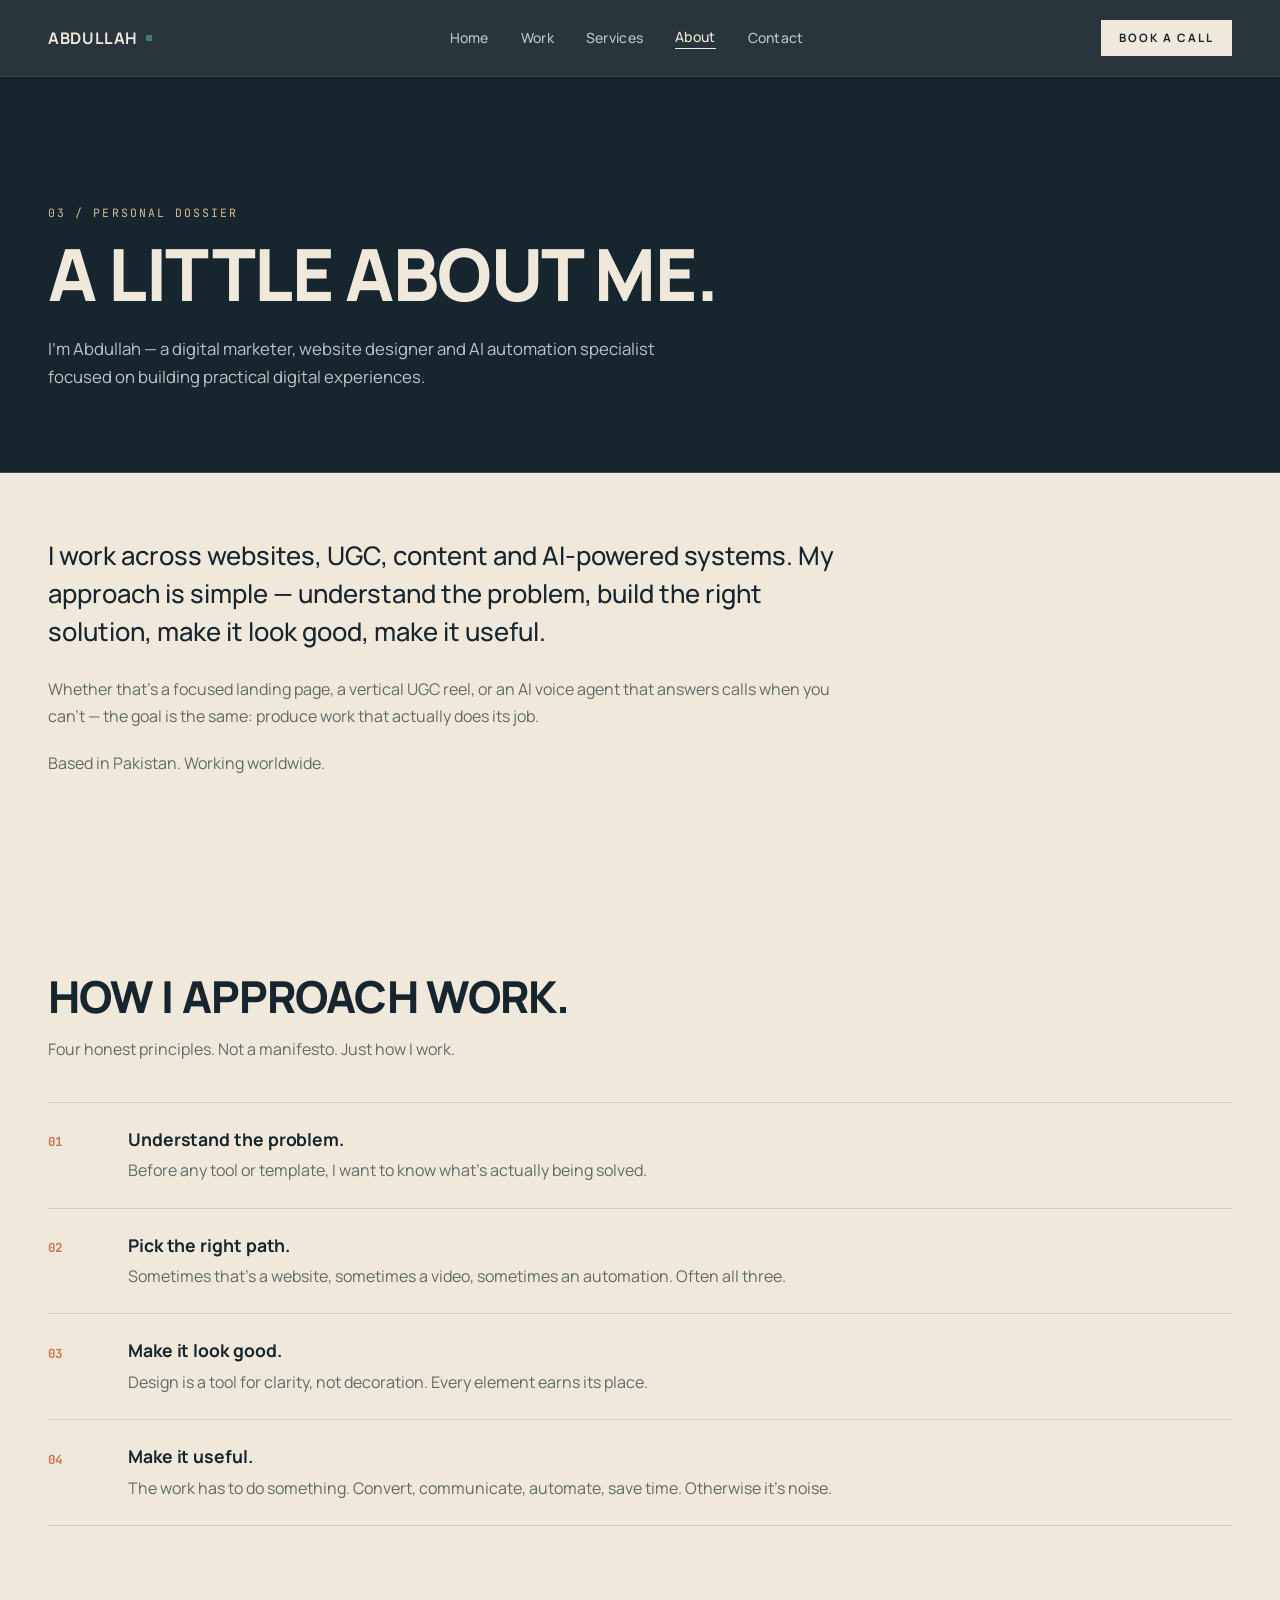
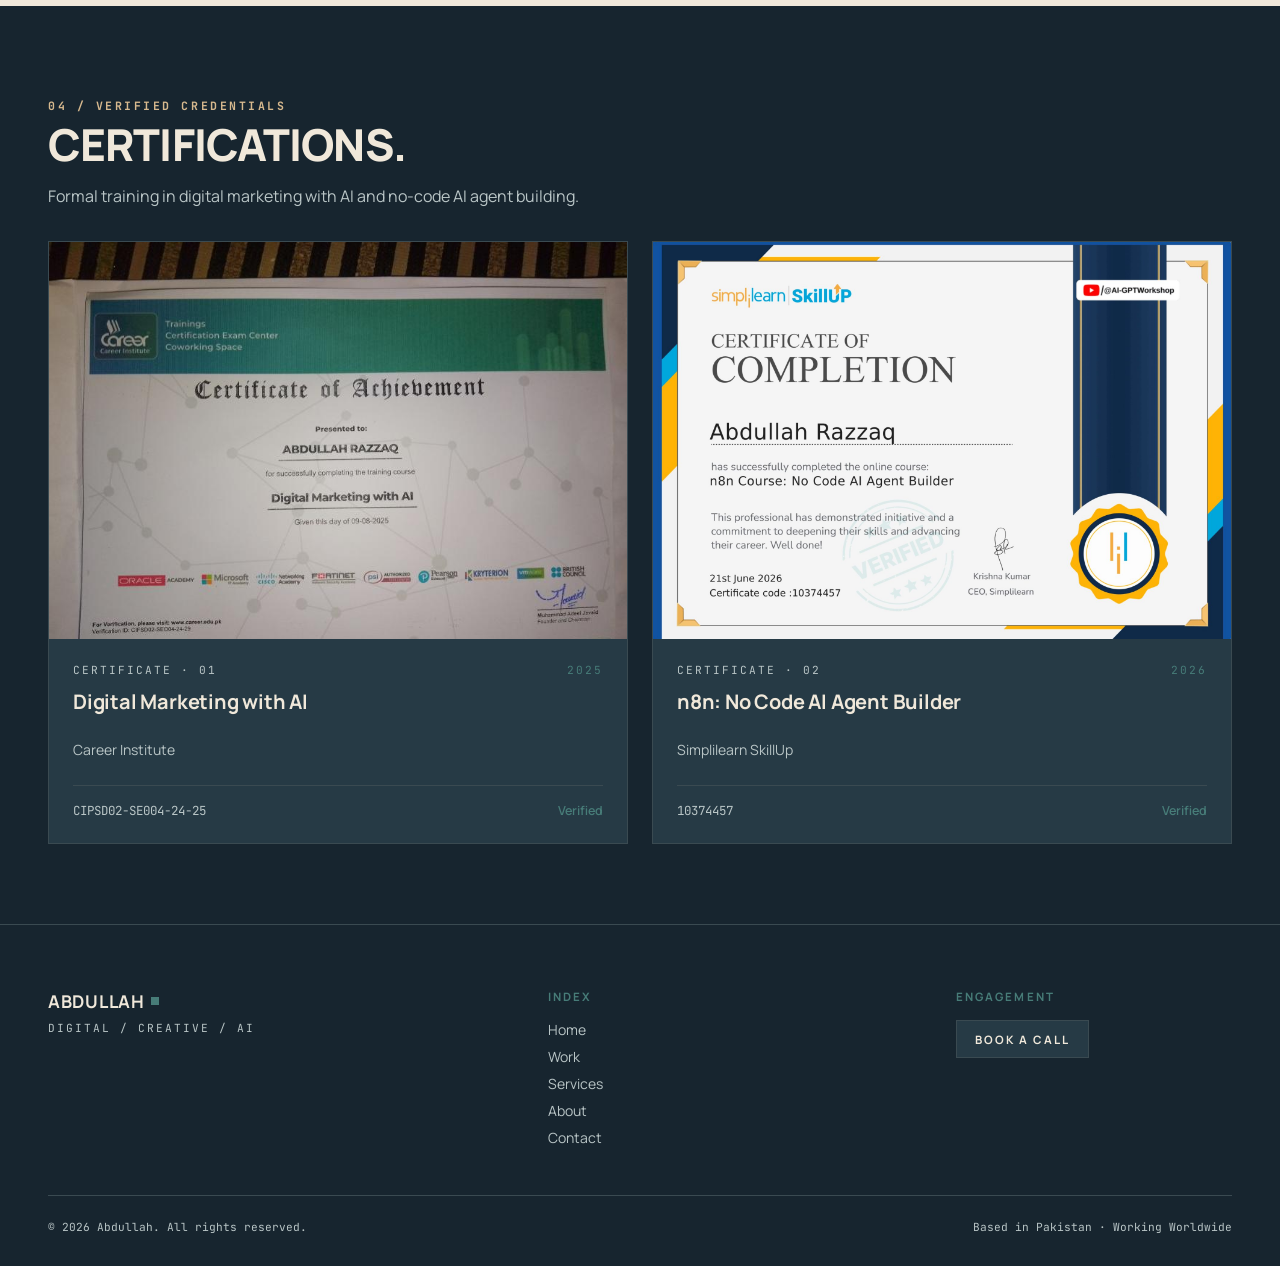
<file: about.html>
﻿<!DOCTYPE html>
<html class="dark" lang="en">
<head>
<meta charset="utf-8" />
<meta name="viewport" content="width=device-width, initial-scale=1.0" />
<meta name="theme-color" content="#17252F" />
<title>About — Abdullah</title>
<meta name="description" content="Abdullah — a digital marketer, website designer and AI automation specialist." />
<link rel="icon" type="image/svg+xml" href="data:image/svg+xml,%3Csvg xmlns='http://www.w3.org/2000/svg' viewBox='0 0 100 100'%3E%3Crect width='100' height='100' fill='%2317252F'/%3E%3Ctext x='50' y='66' font-family='Manrope, sans-serif' font-size='52' font-weight='800' fill='%23F0E8DA' text-anchor='middle'%3EA%3C/text%3E%3C/svg%3E" />
<link href="https://fonts.googleapis.com" rel="preconnect" />
<link crossorigin="" href="https://fonts.gstatic.com" rel="preconnect" />
<link href="https://fonts.googleapis.com/css2?family=JetBrains+Mono:wght@400;500;700&family=Manrope:wght@400;500;600;700;800&display=swap" rel="stylesheet" />
<link href="https://fonts.googleapis.com/css2?family=Material+Symbols+Outlined:opsz,wght,FILL,GRAD@20..48,100..700,0..1,-50..200" rel="stylesheet" />
<link rel="stylesheet" href="tk-styles.css" />
</head>
<body>

<header class="tk-nav">
    <div class="tk-nav-inner">
        <a href="index.html" class="tk-nav-brand"><span>Abdullah</span><span class="dot"></span></a>
        <nav class="tk-nav-links" aria-label="Primary">
            <a href="index.html" class="tk-nav-link" data-nav-link>Home</a>
            <a href="work.html" class="tk-nav-link" data-nav-link>Work</a>
            <a href="services.html" class="tk-nav-link" data-nav-link>Services</a>
            <a href="about.html" class="tk-nav-link" data-nav-link>About</a>
            <a href="contact.html" class="tk-nav-link" data-nav-link>Contact</a>
        </nav>
        <a href="https://calendly.com/info-abdullah1027/30min" target="_blank" rel="noopener" class="tk-nav-cta">Book A Call</a>
        <button class="tk-nav-toggle" id="navToggle" aria-label="Open menu" aria-expanded="false"><span class="material-symbols-outlined">menu</span></button>
    </div>
    <div class="tk-mobile-menu" id="mobileMenu" aria-hidden="true">
        <a href="index.html">Home</a><a href="work.html">Work</a><a href="services.html">Services</a><a href="about.html">About</a><a href="contact.html">Contact</a>
        <a href="https://calendly.com/info-abdullah1027/30min" target="_blank" rel="noopener" class="tk-pill cream-pill" style="margin-top:1rem;">Book A Call</a>
    </div>
</header>

<main>

<section class="tk-page-header">
    <div class="tk-container">
        <span class="eyebrow">03 / Personal Dossier</span>
        <h1>A Little About Me.</h1>
        <p>I'm Abdullah — a digital marketer, website designer and AI automation specialist focused on building practical digital experiences.</p>
    </div>
</section>

<section class="tk-about-page">
    <div class="tk-container">
        <div class="tk-about-text">
            <p class="lead">I work across websites, UGC, content and AI-powered systems. My approach is simple — understand the problem, build the right solution, make it look good, make it useful.</p>
            <p class="body">Whether that's a focused landing page, a vertical UGC reel, or an AI voice agent that answers calls when you can't — the goal is the same: produce work that actually does its job.</p>
            <p class="body">Based in Pakistan. Working worldwide.</p>
        </div>
    </div>
</section>

<section class="tk-why-section">
    <div class="tk-container">
        <h2>How I Approach Work.</h2>
        <p class="sub">Four honest principles. Not a manifesto. Just how I work.</p>
        <div class="tk-why-list">
            <div class="item">
                <span class="num">01</span>
                <div>
                    <h4>Understand the problem.</h4>
                    <p>Before any tool or template, I want to know what's actually being solved.</p>
                </div>
            </div>
            <div class="item">
                <span class="num">02</span>
                <div>
                    <h4>Pick the right path.</h4>
                    <p>Sometimes that's a website, sometimes a video, sometimes an automation. Often all three.</p>
                </div>
            </div>
            <div class="item">
                <span class="num">03</span>
                <div>
                    <h4>Make it look good.</h4>
                    <p>Design is a tool for clarity, not decoration. Every element earns its place.</p>
                </div>
            </div>
            <div class="item">
                <span class="num">04</span>
                <div>
                    <h4>Make it useful.</h4>
                    <p>The work has to do something. Convert, communicate, automate, save time. Otherwise it's noise.</p>
                </div>
            </div>
        </div>
    </div>
</section>

<section class="tk-cert-section" id="certs">
    <div class="tk-container">
        <p class="tk-eyebrow sand" style="font-family:'JetBrains Mono',monospace; color:var(--sand);">04 / Verified Credentials</p>
        <h2>Certifications.</h2>
        <p class="sub">Formal training in digital marketing with AI and no-code AI agent building.</p>
        <div class="tk-cert-grid">
            <article class="tk-cert-card" data-cert-image="assets/cert-digital-marketing.jpg">
                <div class="image">
                    <img src="assets/cert-digital-marketing.jpg" alt="Digital Marketing with AI — Career Institute" loading="lazy" />
                    <div class="zoom">View Certificate</div>
                </div>
                <div class="body">
                    <div class="head"><span>Certificate · 01</span><span class="num">2025</span></div>
                    <h3>Digital Marketing with AI</h3>
                    <p class="issuer">Career Institute</p>
                    <div class="foot"><span class="code">CIPSD02-SE004-24-25</span><span class="verify">Verified</span></div>
                </div>
            </article>
            <article class="tk-cert-card" data-cert-image="assets/cert-n8n.png">
                <div class="image">
                    <img src="assets/cert-n8n.png" alt="n8n: No Code AI Agent Builder — Simplilearn SkillUp" loading="lazy" />
                    <div class="zoom">View Certificate</div>
                </div>
                <div class="body">
                    <div class="head"><span>Certificate · 02</span><span class="num">2026</span></div>
                    <h3>n8n: No Code AI Agent Builder</h3>
                    <p class="issuer">Simplilearn SkillUp</p>
                    <div class="foot"><span class="code">10374457</span><span class="verify">Verified</span></div>
                </div>
            </article>
        </div>
    </div>
</section>

<div class="tk-modal" id="certModal" role="dialog" aria-modal="true" aria-label="Certificate" hidden>
    <div class="tk-modal-backdrop" data-close></div>
    <div class="tk-modal-frame tk-cert-modal-frame">
        <button class="tk-modal-close" data-close aria-label="Close"><span class="material-symbols-outlined">close</span></button>
        <div class="tk-cert-image" id="modalCertImage"></div>
    </div>
</div>

</main>

<footer class="tk-footer">
    <div class="inner">
        <div class="tk-footer-grid">
            <div class="tk-footer-brand"><span class="name">Abdullah<span class="dot"></span></span><div class="tag">Digital / Creative / AI</div></div>
            <div class="tk-footer-col"><span class="label">Index</span><div class="links"><a href="index.html">Home</a><a href="work.html">Work</a><a href="services.html">Services</a><a href="about.html">About</a><a href="contact.html">Contact</a></div></div>
            <div class="tk-footer-col"><span class="label">Engagement</span><a class="cta" href="https://calendly.com/info-abdullah1027/30min" target="_blank" rel="noopener">Book a Call</a></div>
        </div>
        <div class="tk-footer-bottom"><span>© 2026 Abdullah. All rights reserved.</span><span>Based in Pakistan · Working Worldwide</span></div>
    </div>
</footer>

<script src="script.js"></script>
<script>(function(){var p=location.pathname.split('/').pop()||'index.html';document.querySelectorAll('[data-nav-link]').forEach(function(l){if(l.getAttribute('href')===p)l.classList.add('active');});})();</script>
</body>
</html>
</file>
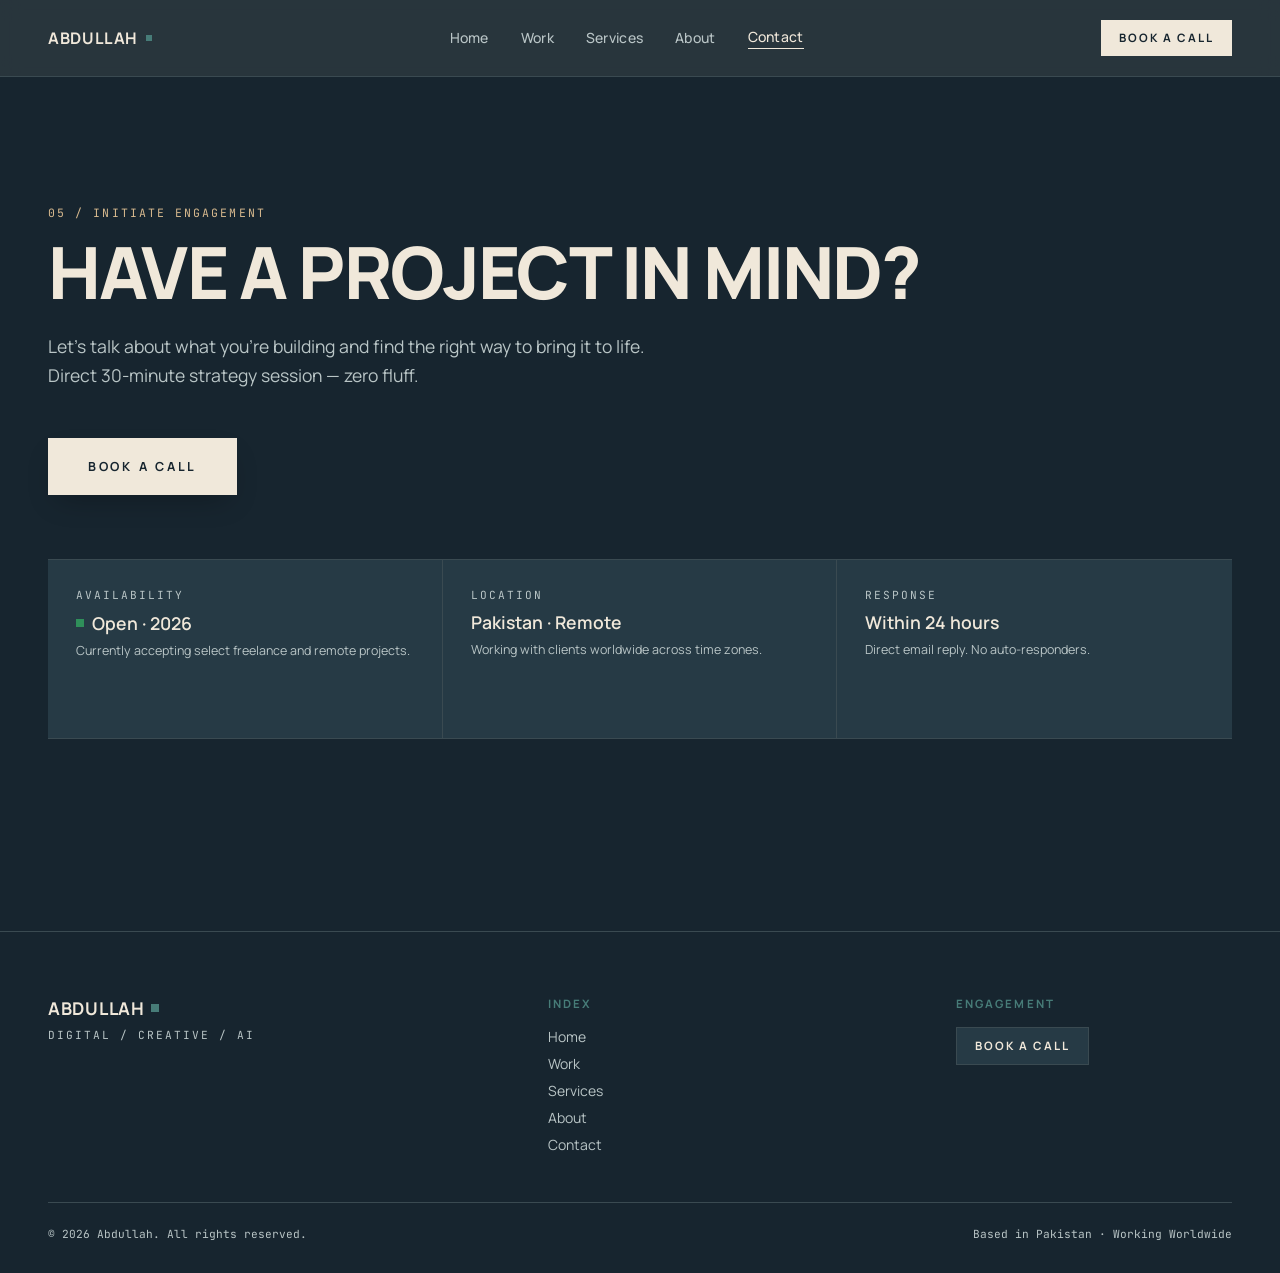
<file: contact.html>
<!DOCTYPE html>
<html class="dark" lang="en">
<head>
<meta charset="utf-8" />
<meta name="viewport" content="width=device-width, initial-scale=1.0" />
<meta name="theme-color" content="#17252F" />
<title>Contact — Abdullah</title>
<meta name="description" content="Book a 30-minute call with Abdullah to talk about your project." />
<link rel="icon" type="image/svg+xml" href="data:image/svg+xml,%3Csvg xmlns='http://www.w3.org/2000/svg' viewBox='0 0 100 100'%3E%3Crect width='100' height='100' fill='%2317252F'/%3E%3Ctext x='50' y='66' font-family='Manrope, sans-serif' font-size='52' font-weight='800' fill='%23F0E8DA' text-anchor='middle'%3EA%3C/text%3E%3C/svg%3E" />
<link href="https://fonts.googleapis.com" rel="preconnect" />
<link crossorigin="" href="https://fonts.gstatic.com" rel="preconnect" />
<link href="https://fonts.googleapis.com/css2?family=JetBrains+Mono:wght@400;500;700&family=Manrope:wght@400;500;600;700;800&display=swap" rel="stylesheet" />
<link href="https://fonts.googleapis.com/css2?family=Material+Symbols+Outlined:opsz,wght,FILL,GRAD@20..48,100..700,0..1,-50..200" rel="stylesheet" />
<link rel="stylesheet" href="tk-styles.css" />
</head>
<body>

<header class="tk-nav">
    <div class="tk-nav-inner">
        <a href="index.html" class="tk-nav-brand"><span>Abdullah</span><span class="dot"></span></a>
        <nav class="tk-nav-links" aria-label="Primary">
            <a href="index.html" class="tk-nav-link" data-nav-link>Home</a>
            <a href="work.html" class="tk-nav-link" data-nav-link>Work</a>
            <a href="services.html" class="tk-nav-link" data-nav-link>Services</a>
            <a href="about.html" class="tk-nav-link" data-nav-link>About</a>
            <a href="contact.html" class="tk-nav-link" data-nav-link>Contact</a>
        </nav>
        <a href="https://calendly.com/info-abdullah1027/30min" target="_blank" rel="noopener" class="tk-nav-cta">Book A Call</a>
        <button class="tk-nav-toggle" id="navToggle" aria-label="Open menu" aria-expanded="false"><span class="material-symbols-outlined">menu</span></button>
    </div>
    <div class="tk-mobile-menu" id="mobileMenu" aria-hidden="true">
        <a href="index.html">Home</a><a href="work.html">Work</a><a href="services.html">Services</a><a href="about.html">About</a><a href="contact.html">Contact</a>
        <a href="https://calendly.com/info-abdullah1027/30min" target="_blank" rel="noopener" class="tk-pill cream-pill" style="margin-top:1rem;">Book A Call</a>
    </div>
</header>

<main>

<section class="tk-contact-page">
    <div class="tk-container">
        <span class="eyebrow">05 / Initiate Engagement</span>
        <h1>Have A Project In Mind?</h1>
        <p>Let's talk about what you're building and find the right way to bring it to life. Direct 30-minute strategy session — zero fluff.</p>
        <div class="btn-row">
            <a href="https://calendly.com/info-abdullah1027/30min" target="_blank" rel="noopener">Book A Call</a>
        </div>

        <div class="tk-contact-info">
            <div class="item">
                <span class="label">Availability</span>
                <span class="value"><span class="dot"></span>Open · 2026</span>
                <p class="note">Currently accepting select freelance and remote projects.</p>
            </div>
            <div class="item">
                <span class="label">Location</span>
                <span class="value">Pakistan · Remote</span>
                <p class="note">Working with clients worldwide across time zones.</p>
            </div>
            <div class="item">
                <span class="label">Response</span>
                <span class="value">Within 24 hours</span>
                <p class="note">Direct email reply. No auto-responders.</p>
            </div>
        </div>
    </div>
</section>

</main>

<footer class="tk-footer">
    <div class="inner">
        <div class="tk-footer-grid">
            <div class="tk-footer-brand"><span class="name">Abdullah<span class="dot"></span></span><div class="tag">Digital / Creative / AI</div></div>
            <div class="tk-footer-col"><span class="label">Index</span><div class="links"><a href="index.html">Home</a><a href="work.html">Work</a><a href="services.html">Services</a><a href="about.html">About</a><a href="contact.html">Contact</a></div></div>
            <div class="tk-footer-col"><span class="label">Engagement</span><a class="cta" href="https://calendly.com/info-abdullah1027/30min" target="_blank" rel="noopener">Book a Call</a></div>
        </div>
        <div class="tk-footer-bottom"><span>© 2026 Abdullah. All rights reserved.</span><span>Based in Pakistan · Working Worldwide</span></div>
    </div>
</footer>

<script src="script.js"></script>
<script>(function(){var p=location.pathname.split('/').pop()||'index.html';document.querySelectorAll('[data-nav-link]').forEach(function(l){if(l.getAttribute('href')===p)l.classList.add('active');});})();</script>
</body>
</html>
</file>
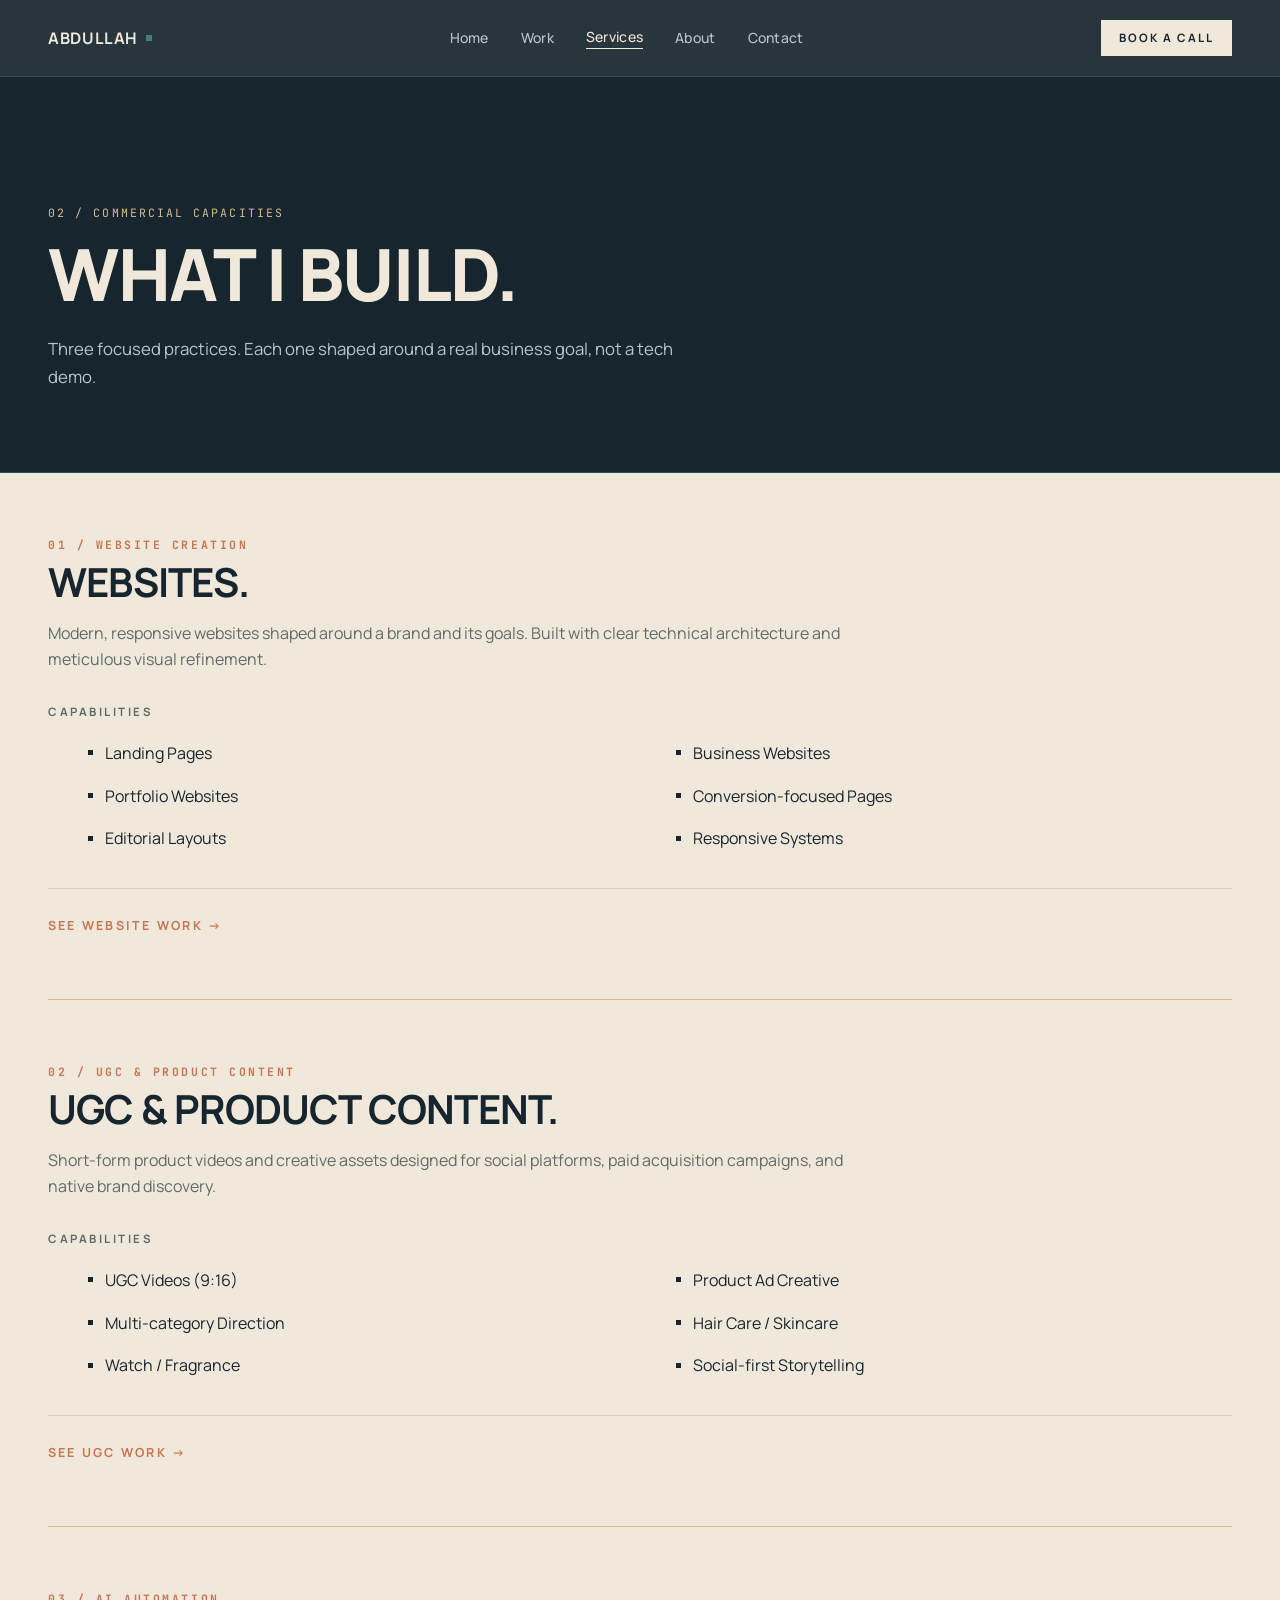
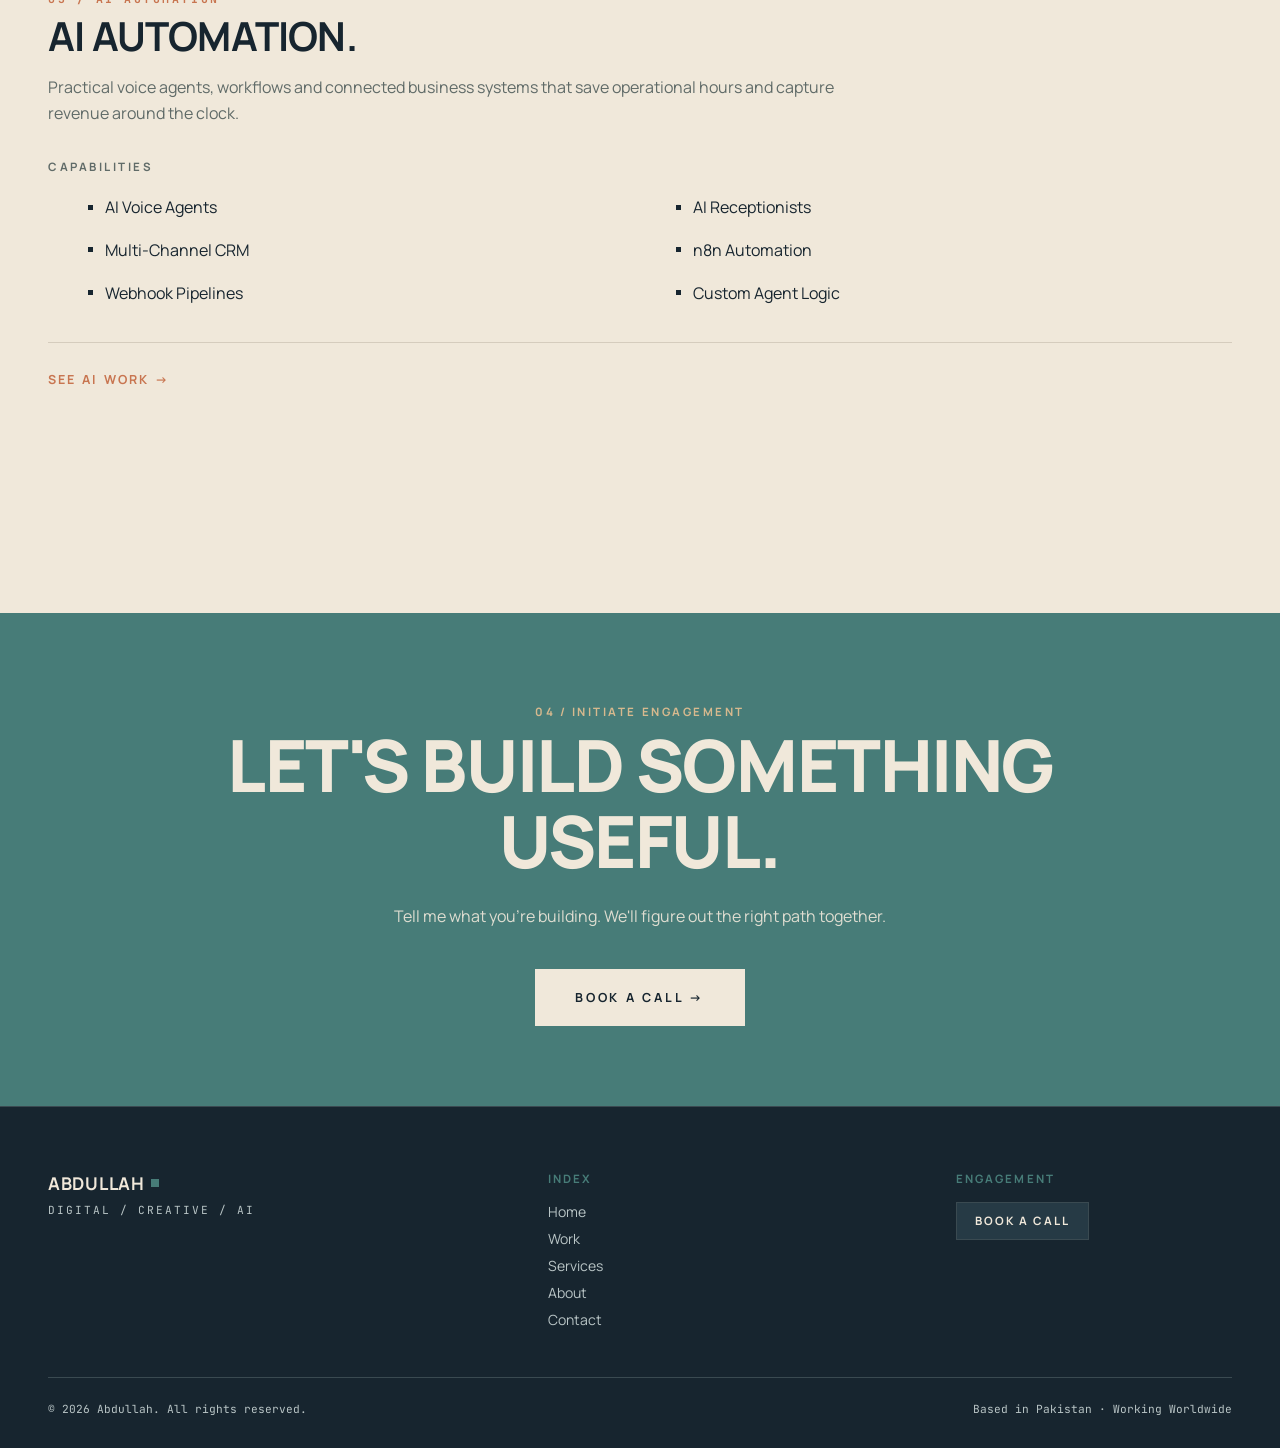
<file: services.html>
<!DOCTYPE html>
<html class="dark" lang="en">
<head>
<meta charset="utf-8" />
<meta name="viewport" content="width=device-width, initial-scale=1.0" />
<meta name="theme-color" content="#17252F" />
<title>Services — Abdullah</title>
<meta name="description" content="Website creation, UGC and product content, and AI automation services." />
<link rel="icon" type="image/svg+xml" href="data:image/svg+xml,%3Csvg xmlns='http://www.w3.org/2000/svg' viewBox='0 0 100 100'%3E%3Crect width='100' height='100' fill='%2317252F'/%3E%3Ctext x='50' y='66' font-family='Manrope, sans-serif' font-size='52' font-weight='800' fill='%23F0E8DA' text-anchor='middle'%3EA%3C/text%3E%3C/svg%3E" />
<link href="https://fonts.googleapis.com" rel="preconnect" />
<link crossorigin="" href="https://fonts.gstatic.com" rel="preconnect" />
<link href="https://fonts.googleapis.com/css2?family=JetBrains+Mono:wght@400;500;700&family=Manrope:wght@400;500;600;700;800&display=swap" rel="stylesheet" />
<link href="https://fonts.googleapis.com/css2?family=Material+Symbols+Outlined:opsz,wght,FILL,GRAD@20..48,100..700,0..1,-50..200" rel="stylesheet" />
<link rel="stylesheet" href="tk-styles.css" />
</head>
<body>

<header class="tk-nav">
    <div class="tk-nav-inner">
        <a href="index.html" class="tk-nav-brand"><span>Abdullah</span><span class="dot"></span></a>
        <nav class="tk-nav-links" aria-label="Primary">
            <a href="index.html" class="tk-nav-link" data-nav-link>Home</a>
            <a href="work.html" class="tk-nav-link" data-nav-link>Work</a>
            <a href="services.html" class="tk-nav-link" data-nav-link>Services</a>
            <a href="about.html" class="tk-nav-link" data-nav-link>About</a>
            <a href="contact.html" class="tk-nav-link" data-nav-link>Contact</a>
        </nav>
        <a href="https://calendly.com/info-abdullah1027/30min" target="_blank" rel="noopener" class="tk-nav-cta">Book A Call</a>
        <button class="tk-nav-toggle" id="navToggle" aria-label="Open menu" aria-expanded="false"><span class="material-symbols-outlined">menu</span></button>
    </div>
    <div class="tk-mobile-menu" id="mobileMenu" aria-hidden="true">
        <a href="index.html">Home</a><a href="work.html">Work</a><a href="services.html">Services</a><a href="about.html">About</a><a href="contact.html">Contact</a>
        <a href="https://calendly.com/info-abdullah1027/30min" target="_blank" rel="noopener" class="tk-pill cream-pill" style="margin-top:1rem;">Book A Call</a>
    </div>
</header>

<main>

<section class="tk-page-header">
    <div class="tk-container">
        <span class="eyebrow">02 / Commercial Capacities</span>
        <h1>What I Build.</h1>
        <p>Three focused practices. Each one shaped around a real business goal, not a tech demo.</p>
    </div>
</section>

<section class="tk-svc-detail-page">
    <div class="tk-container">
        <div class="tk-svc-detail">
            <div class="head">
                <span class="num">01 / Website Creation</span>
                <h2>Websites.</h2>
                <p class="desc">Modern, responsive websites shaped around a brand and its goals. Built with clear technical architecture and meticulous visual refinement.</p>
            </div>
            <h4>Capabilities</h4>
            <ul>
                <li>Landing Pages</li>
                <li>Business Websites</li>
                <li>Portfolio Websites</li>
                <li>Conversion-focused Pages</li>
                <li>Editorial Layouts</li>
                <li>Responsive Systems</li>
            </ul>
            <div class="cta-block"><a href="work.html#websites">See Website Work →</a></div>
        </div>

        <div class="tk-svc-detail">
            <div class="head">
                <span class="num">02 / UGC &amp; Product Content</span>
                <h2>UGC &amp; Product Content.</h2>
                <p class="desc">Short-form product videos and creative assets designed for social platforms, paid acquisition campaigns, and native brand discovery.</p>
            </div>
            <h4>Capabilities</h4>
            <ul>
                <li>UGC Videos (9:16)</li>
                <li>Product Ad Creative</li>
                <li>Multi-category Direction</li>
                <li>Hair Care / Skincare</li>
                <li>Watch / Fragrance</li>
                <li>Social-first Storytelling</li>
            </ul>
            <div class="cta-block"><a href="work.html#ugc">See UGC Work →</a></div>
        </div>

        <div class="tk-svc-detail">
            <div class="head">
                <span class="num">03 / AI Automation</span>
                <h2>AI Automation.</h2>
                <p class="desc">Practical voice agents, workflows and connected business systems that save operational hours and capture revenue around the clock.</p>
            </div>
            <h4>Capabilities</h4>
            <ul>
                <li>AI Voice Agents</li>
                <li>AI Receptionists</li>
                <li>Multi-Channel CRM</li>
                <li>n8n Automation</li>
                <li>Webhook Pipelines</li>
                <li>Custom Agent Logic</li>
            </ul>
            <div class="cta-block"><a href="work.html#ai">See AI Work →</a></div>
        </div>
    </div>
</section>

<section class="tk-cta" style="background:var(--teal); color:var(--cream); padding:5rem 0; text-align:center;">
    <div class="tk-container">
        <p class="tk-eyebrow sand" style="color:var(--sand);">04 / Initiate Engagement</p>
        <h2 style="font-family:'Manrope',sans-serif; font-weight:800; font-size:clamp(2.5rem,5.8vw,4.5rem); line-height:1.05; letter-spacing:-0.02em; text-transform:uppercase; color:var(--cream); margin:0 auto 1.5rem auto; max-width:56rem;">Let's Build Something Useful.</h2>
        <p style="color:rgba(240,232,218,0.9); max-width:36rem; margin:0 auto 2.5rem auto; line-height:1.65;">Tell me what you're building. We'll figure out the right path together.</p>
        <a href="https://calendly.com/info-abdullah1027/30min" target="_blank" rel="noopener" class="tk-pill cream-pill" style="padding:1.25rem 2.5rem; font-size:0.78rem; letter-spacing:0.22em;">Book A Call →</a>
    </div>
</section>

</main>

<footer class="tk-footer">
    <div class="inner">
        <div class="tk-footer-grid">
            <div class="tk-footer-brand"><span class="name">Abdullah<span class="dot"></span></span><div class="tag">Digital / Creative / AI</div></div>
            <div class="tk-footer-col"><span class="label">Index</span><div class="links"><a href="index.html">Home</a><a href="work.html">Work</a><a href="services.html">Services</a><a href="about.html">About</a><a href="contact.html">Contact</a></div></div>
            <div class="tk-footer-col"><span class="label">Engagement</span><a class="cta" href="https://calendly.com/info-abdullah1027/30min" target="_blank" rel="noopener">Book a Call</a></div>
        </div>
        <div class="tk-footer-bottom"><span>© 2026 Abdullah. All rights reserved.</span><span>Based in Pakistan · Working Worldwide</span></div>
    </div>
</footer>

<script src="script.js"></script>
<script>(function(){var p=location.pathname.split('/').pop()||'index.html';document.querySelectorAll('[data-nav-link]').forEach(function(l){if(l.getAttribute('href')===p)l.classList.add('active');});})();</script>
</body>
</html>
</file>
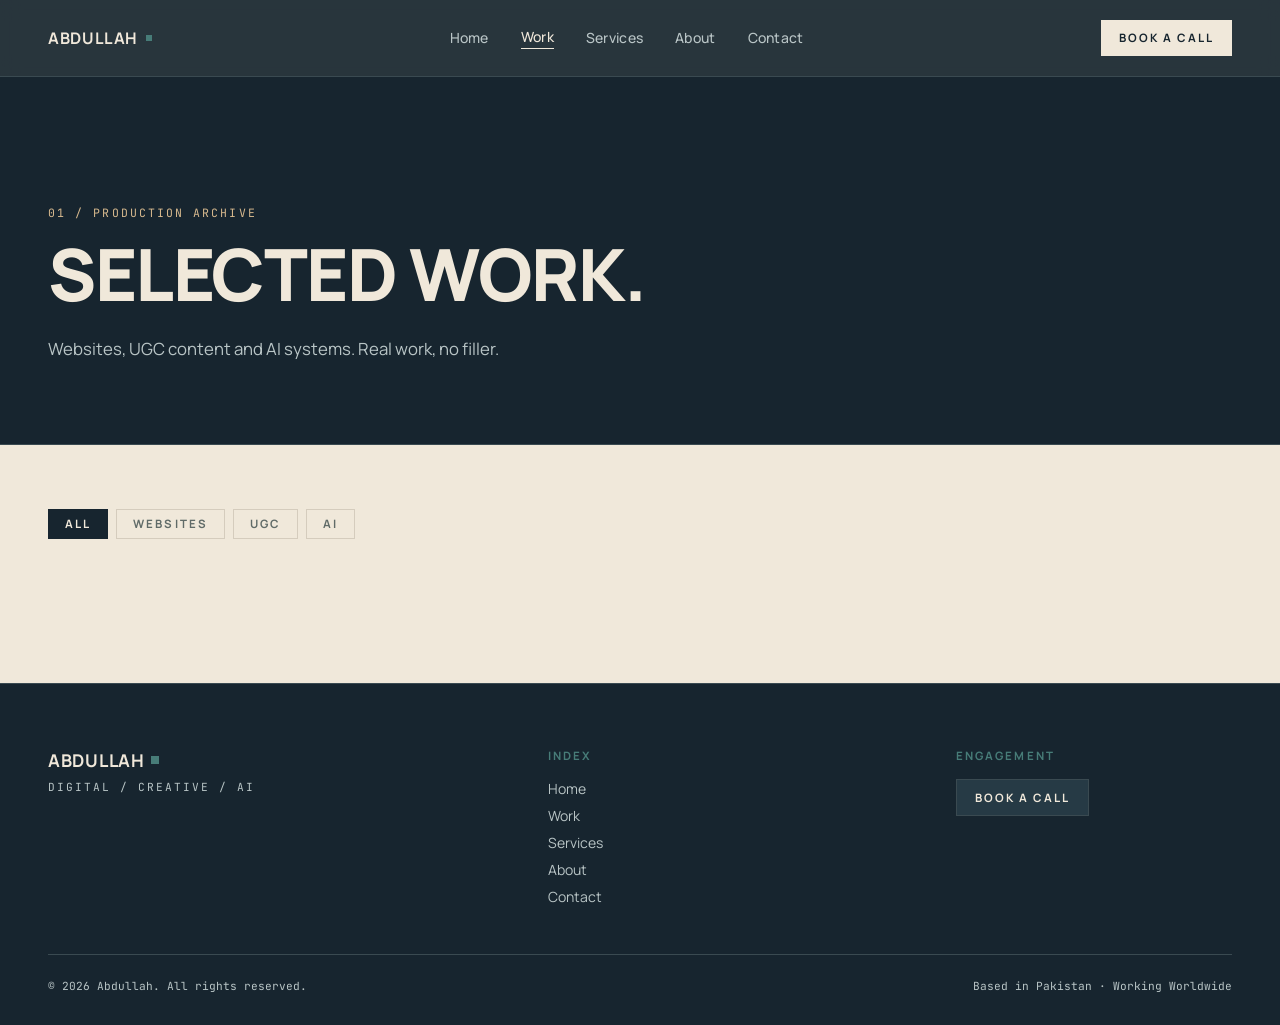
<file: work.html>
﻿<!DOCTYPE html>
<html class="dark" lang="en">
<head>
<meta charset="utf-8" />
<meta name="viewport" content="width=device-width, initial-scale=1.0" />
<meta name="theme-color" content="#17252F" />
<title>Work — Abdullah</title>
<meta name="description" content="A selection of websites, UGC content and AI systems built by Abdullah." />
<link rel="icon" type="image/svg+xml" href="data:image/svg+xml,%3Csvg xmlns='http://www.w3.org/2000/svg' viewBox='0 0 100 100'%3E%3Crect width='100' height='100' fill='%2317252F'/%3E%3Ctext x='50' y='66' font-family='Manrope, sans-serif' font-size='52' font-weight='800' fill='%23F0E8DA' text-anchor='middle'%3EA%3C/text%3E%3C/svg%3E" />
<link href="https://fonts.googleapis.com" rel="preconnect" />
<link crossorigin="" href="https://fonts.gstatic.com" rel="preconnect" />
<link href="https://fonts.googleapis.com/css2?family=JetBrains+Mono:wght@400;500;700&family=Manrope:wght@400;500;600;700;800&display=swap" rel="stylesheet" />
<link href="https://fonts.googleapis.com/css2?family=Material+Symbols+Outlined:opsz,wght,FILL,GRAD@20..48,100..700,0..1,-50..200" rel="stylesheet" />
<link rel="stylesheet" href="tk-styles.css" />
</head>
<body>

<header class="tk-nav">
    <div class="tk-nav-inner">
        <a href="index.html" class="tk-nav-brand"><span>Abdullah</span><span class="dot"></span></a>
        <nav class="tk-nav-links" aria-label="Primary">
            <a href="index.html" class="tk-nav-link" data-nav-link>Home</a>
            <a href="work.html" class="tk-nav-link" data-nav-link>Work</a>
            <a href="services.html" class="tk-nav-link" data-nav-link>Services</a>
            <a href="about.html" class="tk-nav-link" data-nav-link>About</a>
            <a href="contact.html" class="tk-nav-link" data-nav-link>Contact</a>
        </nav>
        <a href="https://calendly.com/info-abdullah1027/30min" target="_blank" rel="noopener" class="tk-nav-cta">Book A Call</a>
        <button class="tk-nav-toggle" id="navToggle" aria-label="Open menu" aria-expanded="false"><span class="material-symbols-outlined">menu</span></button>
    </div>
    <div class="tk-mobile-menu" id="mobileMenu" aria-hidden="true">
        <a href="index.html">Home</a>
        <a href="work.html">Work</a>
        <a href="services.html">Services</a>
        <a href="about.html">About</a>
        <a href="contact.html">Contact</a>
        <a href="https://calendly.com/info-abdullah1027/30min" target="_blank" rel="noopener" class="tk-pill cream-pill" style="margin-top:1rem;">Book A Call</a>
    </div>
</header>

<main>

<section class="tk-page-header">
    <div class="tk-container">
        <span class="eyebrow">01 / Production Archive</span>
        <h1>Selected Work.</h1>
        <p>Websites, UGC content and AI systems. Real work, no filler.</p>
    </div>
</section>

<section class="tk-work-page" id="websites">
    <div class="tk-container">
        <div class="tk-work-filters">
            <button data-filter="all" class="is-active">All</button>
            <button data-filter="websites">Websites</button>
            <button data-filter="ugc">UGC</button>
            <button data-filter="ai">AI</button>
        </div>

        <!-- Websites -->
        <div class="tk-work-group" data-group="websites">
            <span class="label">// 01 Websites</span>
            <p class="sub">Five website projects across healthcare, mindfulness, e-commerce and content platforms.</p>
            <div class="row">
                <article class="tk-work-card" data-video-id="MEr43Q2GdkM">
                    <div class="media"><img src="https://i.ytimg.com/vi/MEr43Q2GdkM/maxresdefault.jpg" alt="Precision Focused Healthcare" loading="lazy" /><span class="play"><span class="icon"><span class="material-symbols-outlined" style="font-size:1.5rem;">play_arrow</span></span></span></div>
                    <div class="body"><div><span class="cat">Website · 01</span><h3>Precision Focused Healthcare</h3><p>Focused healthcare website with clear structure and conversion-ready pages.</p></div><div class="foot"><span>HEALTHCARE</span><span>2024</span></div></div>
                </article>
                <article class="tk-work-card" data-video-id="wIqwLIjSB2E">
                    <div class="media"><img src="https://i.ytimg.com/vi/wIqwLIjSB2E/maxresdefault.jpg" alt="Mindful Daily Check-In" loading="lazy" /><span class="play"><span class="icon"><span class="material-symbols-outlined" style="font-size:1.5rem;">play_arrow</span></span></span></div>
                    <div class="body"><div><span class="cat">Website · 02</span><h3>Mindful — Daily Check-In</h3><p>Editorial-style app website for a daily mindfulness product.</p></div><div class="foot"><span>APP / EDITORIAL</span><span>2024</span></div></div>
                </article>
                <article class="tk-work-card" data-video-id="In9nWHJ5Gxw">
                    <div class="media"><img src="https://i.ytimg.com/vi/In9nWHJ5Gxw/maxresdefault.jpg" alt="Website Project 01" loading="lazy" /><span class="play"><span class="icon"><span class="material-symbols-outlined" style="font-size:1.5rem;">play_arrow</span></span></span></div>
                    <div class="body"><div><span class="cat">Website · 03</span><h3>Website Project 01</h3><p>Custom website with brand typography and conversion-focused structure.</p></div><div class="foot"><span>WEBSITE</span><span>2024</span></div></div>
                </article>
                <article class="tk-work-card" data-video-id="USwXixnEe1k">
                    <div class="media"><img src="https://i.ytimg.com/vi/USwXixnEe1k/maxresdefault.jpg" alt="Website Project 02" loading="lazy" /><span class="play"><span class="icon"><span class="material-symbols-outlined" style="font-size:1.5rem;">play_arrow</span></span></span></div>
                    <div class="body"><div><span class="cat">Website · 04</span><h3>Website Project 02</h3><p>A full website project built around clarity, brand and performance.</p></div><div class="foot"><span>WEBSITE</span><span>2024</span></div></div>
                </article>
                <article class="tk-work-card" data-video-id="wR4eg1iAATs">
                    <div class="media"><img src="https://i.ytimg.com/vi/wR4eg1iAATs/maxresdefault.jpg" alt="Website Project 05" loading="lazy" /><span class="play"><span class="icon"><span class="material-symbols-outlined" style="font-size:1.5rem;">play_arrow</span></span></span></div>
                    <div class="body"><div><span class="cat">Website · 05</span><h3>Website Project 05</h3><p>Editorial layout with sharp visual hierarchy.</p></div><div class="foot"><span>WEBSITE</span><span>2024</span></div></div>
                </article>
            </div>
        </div>

        <!-- UGC -->
        <div class="tk-work-group" data-group="ugc" id="ugc">
            <span class="label">// 02 UGC &amp; Product Content</span>
            <p class="sub">Eleven UGC videos across hair care, skincare, watch, fragrance and product ads.</p>
            <div class="row">
                <article class="tk-work-card" data-video-id="7E-zWxOlALw">
                    <div class="media"><img src="https://i.ytimg.com/vi/7E-zWxOlALw/maxresdefault.jpg" alt="Hair Oil" loading="lazy" /><span class="play"><span class="icon"><span class="material-symbols-outlined" style="font-size:1.5rem;">play_arrow</span></span></span></div>
                    <div class="body"><div><span class="cat">UGC · Hair Care · 01</span><h3>Scalp Health Ritual</h3><p>Direct hook test.</p></div><div class="foot"><span>HAIR CARE</span><span>2024</span></div></div>
                </article>
                <article class="tk-work-card" data-video-id="nNY83tZYHNg">
                    <div class="media"><img src="https://i.ytimg.com/vi/nNY83tZYHNg/maxresdefault.jpg" alt="Hair Oil" loading="lazy" /><span class="play"><span class="icon"><span class="material-symbols-outlined" style="font-size:1.5rem;">play_arrow</span></span></span></div>
                    <div class="body"><div><span class="cat">UGC · Hair Care · 02</span><h3>Ingredient Spotlight</h3><p>Native reel.</p></div><div class="foot"><span>HAIR CARE</span><span>2024</span></div></div>
                </article>
                <article class="tk-work-card" data-video-id="uk0Egv4TspY">
                    <div class="media"><img src="https://i.ytimg.com/vi/uk0Egv4TspY/maxresdefault.jpg" alt="Skincare" loading="lazy" /><span class="play"><span class="icon"><span class="material-symbols-outlined" style="font-size:1.5rem;">play_arrow</span></span></span></div>
                    <div class="body"><div><span class="cat">UGC · Skincare · 01</span><h3>Texture &amp; Glow</h3><p>Social ad hook.</p></div><div class="foot"><span>SKINCARE</span><span>2024</span></div></div>
                </article>
                <article class="tk-work-card" data-video-id="XOl3vkg-HM8">
                    <div class="media"><img src="https://i.ytimg.com/vi/XOl3vkg-HM8/maxresdefault.jpg" alt="Watch" loading="lazy" /><span class="play"><span class="icon"><span class="material-symbols-outlined" style="font-size:1.5rem;">play_arrow</span></span></span></div>
                    <div class="body"><div><span class="cat">UGC · Watch · 01</span><h3>Horology Detail</h3><p>Macro capture.</p></div><div class="foot"><span>WATCH</span><span>2024</span></div></div>
                </article>
                <article class="tk-work-card" data-video-id="NwsMC_wqVPM">
                    <div class="media"><img src="https://i.ytimg.com/vi/NwsMC_wqVPM/maxresdefault.jpg" alt="Watch" loading="lazy" /><span class="play"><span class="icon"><span class="material-symbols-outlined" style="font-size:1.5rem;">play_arrow</span></span></span></div>
                    <div class="body"><div><span class="cat">UGC · Watch · 02</span><h3>Featured Watch</h3><p>Editorial product story.</p></div><div class="foot"><span>WATCH</span><span>2025</span></div></div>
                </article>
                <article class="tk-work-card" data-video-id="4ZG2_j5i7nk">
                    <div class="media"><img src="https://i.ytimg.com/vi/4ZG2_j5i7nk/maxresdefault.jpg" alt="Watch" loading="lazy" /><span class="play"><span class="icon"><span class="material-symbols-outlined" style="font-size:1.5rem;">play_arrow</span></span></span></div>
                    <div class="body"><div><span class="cat">UGC · Watch · 03</span><h3>Watch Product</h3><p>Tactile close-up.</p></div><div class="foot"><span>WATCH</span><span>2024</span></div></div>
                </article>
                <article class="tk-work-card" data-video-id="UWed2OYzINY">
                    <div class="media"><img src="https://i.ytimg.com/vi/UWed2OYzINY/maxresdefault.jpg" alt="Fragrance" loading="lazy" /><span class="play"><span class="icon"><span class="material-symbols-outlined" style="font-size:1.5rem;">play_arrow</span></span></span></div>
                    <div class="body"><div><span class="cat">UGC · Fragrance · 01</span><h3>Atmospheric Mood</h3><p>Art directed.</p></div><div class="foot"><span>FRAGRANCE</span><span>2024</span></div></div>
                </article>
                <article class="tk-work-card" data-video-id="5fAPOmSdLy0">
                    <div class="media"><img src="https://i.ytimg.com/vi/5fAPOmSdLy0/maxresdefault.jpg" alt="Fragrance" loading="lazy" /><span class="play"><span class="icon"><span class="material-symbols-outlined" style="font-size:1.5rem;">play_arrow</span></span></span></div>
                    <div class="body"><div><span class="cat">UGC · Fragrance · 02</span><h3>Fragrance Edit</h3><p>Native vertical.</p></div><div class="foot"><span>FRAGRANCE</span><span>2024</span></div></div>
                </article>
                <article class="tk-work-card" data-video-id="vS-BWQJIKIQ">
                    <div class="media"><img src="https://i.ytimg.com/vi/vS-BWQJIKIQ/maxresdefault.jpg" alt="Watch" loading="lazy" /><span class="play"><span class="icon"><span class="material-symbols-outlined" style="font-size:1.5rem;">play_arrow</span></span></span></div>
                    <div class="body"><div><span class="cat">UGC · Watch · 04</span><h3>Watch Showcase</h3><p>Editorial cut.</p></div><div class="foot"><span>WATCH</span><span>2024</span></div></div>
                </article>
                <article class="tk-work-card" data-video-id="osmQ1uB2PzE">
                    <div class="media"><img src="https://i.ytimg.com/vi/osmQ1uB2PzE/maxresdefault.jpg" alt="Product Ad" loading="lazy" /><span class="play"><span class="icon"><span class="material-symbols-outlined" style="font-size:1.5rem;">play_arrow</span></span></span></div>
                    <div class="body"><div><span class="cat">UGC · Product Ad · 01</span><h3>Product Ad · 01</h3><p>Conversion-ready creative.</p></div><div class="foot"><span>PRODUCT AD</span><span>2024</span></div></div>
                </article>
                <article class="tk-work-card" data-video-id="cH_I_RODHzE">
                    <div class="media"><img src="https://i.ytimg.com/vi/cH_I_RODHzE/maxresdefault.jpg" alt="Product Ad" loading="lazy" /><span class="play"><span class="icon"><span class="material-symbols-outlined" style="font-size:1.5rem;">play_arrow</span></span></span></div>
                    <div class="body"><div><span class="cat">UGC · Product Ad · 02</span><h3>Product Ad · 02</h3><p>Native hook.</p></div><div class="foot"><span>PRODUCT AD</span><span>2024</span></div></div>
                </article>
            </div>
        </div>

        <!-- AI -->
        <div class="tk-work-group" data-group="ai" id="ai">
            <span class="label">// 03 AI Systems</span>
            <p class="sub">Three AI system demos — voice agents, multi-channel CRM and an n8n agent.</p>
            <div class="row">
                <article class="tk-work-card" data-video-id="r1W2g3Y0JAk">
                    <div class="media"><img src="https://i.ytimg.com/vi/r1W2g3Y0JAk/maxresdefault.jpg" alt="AI Voice Agent" loading="lazy" /><span class="play"><span class="icon"><span class="material-symbols-outlined" style="font-size:1.5rem;">play_arrow</span></span></span></div>
                    <div class="body"><div><span class="cat">AI · Voice Stack</span><h3>AI Voice Agent</h3><p>Real-time conversational agent for inbound calls.</p></div><div class="foot"><span>VOICE AI</span><span>2025</span></div></div>
                </article>
                <article class="tk-work-card" data-video-id="6DBikSIOahQ">
                    <div class="media"><img src="https://i.ytimg.com/vi/6DBikSIOahQ/maxresdefault.jpg" alt="AI Receptionist" loading="lazy" /><span class="play"><span class="icon"><span class="material-symbols-outlined" style="font-size:1.5rem;">play_arrow</span></span></span></div>
                    <div class="body"><div><span class="cat">AI · Intake</span><h3>AI Receptionist</h3><p>Natural language telephone intake operator.</p></div><div class="foot"><span>VOICE AI</span><span>2025</span></div></div>
                </article>
                <article class="tk-work-card" data-video-id="4Xgy7b65lpg">
                    <div class="media"><img src="https://i.ytimg.com/vi/4Xgy7b65lpg/maxresdefault.jpg" alt="Multi-Channel CRM" loading="lazy" /><span class="play"><span class="icon"><span class="material-symbols-outlined" style="font-size:1.5rem;">play_arrow</span></span></span></div>
                    <div class="body"><div><span class="cat">AI · CRM Pipeline</span><h3>Multi-Channel CRM / n8n Agent</h3><p>Unified client sync + autonomous background worker.</p></div><div class="foot"><span>AUTOMATION</span><span>2025</span></div></div>
                </article>
            </div>
        </div>
    </div>
</section>

</main>

<footer class="tk-footer">
    <div class="inner">
        <div class="tk-footer-grid">
            <div class="tk-footer-brand"><span class="name">Abdullah<span class="dot"></span></span><div class="tag">Digital / Creative / AI</div></div>
            <div class="tk-footer-col"><span class="label">Index</span><div class="links"><a href="index.html">Home</a><a href="work.html">Work</a><a href="services.html">Services</a><a href="about.html">About</a><a href="contact.html">Contact</a></div></div>
            <div class="tk-footer-col"><span class="label">Engagement</span><a class="cta" href="https://calendly.com/info-abdullah1027/30min" target="_blank" rel="noopener">Book a Call</a></div>
        </div>
        <div class="tk-footer-bottom"><span>© 2026 Abdullah. All rights reserved.</span><span>Based in Pakistan · Working Worldwide</span></div>
    </div>
</footer>

<div class="tk-modal" id="videoModal" role="dialog" aria-modal="true" aria-label="Video player" hidden>
    <div class="tk-modal-backdrop" data-close></div>
    <div class="tk-modal-frame">
        <button class="tk-modal-close" data-close aria-label="Close video"><span class="material-symbols-outlined">close</span></button>
        <div class="tk-modal-video" id="modalVideo"></div>
    </div>
</div>

<script src="script.js"></script>
<script>(function(){var p=location.pathname.split('/').pop()||'index.html';document.querySelectorAll('[data-nav-link]').forEach(function(l){if(l.getAttribute('href')===p)l.classList.add('active');});})();</script>
</body>
</html>
</file>
<file: tk-styles.css>
/* =====================================================
   ABDULLAH — Stitch Design System
   Midnight Navy + Warm Cream + Teal + Burnt Orange
   Manrope + JetBrains Mono · 12-column · Sharp edges
   ===================================================== */

@layer base {
  html, body { margin: 0; padding: 0; }
  body { overscroll-behavior: none; font-family: 'Manrope', system-ui, sans-serif; background: var(--cream); color: var(--navy); }
  main > :first-child { margin-top: 0 !important; }
  main > :last-child { margin-bottom: 0 !important; }
}
::-webkit-scrollbar { display: none; }

:root {
  --navy: #17252F;
  --navy-2: #263A45;
  --slate-1: #3A4A51;
  --cream: #F0E8DA;
  --sand: #D7B98E;
  --teal: #477C78;
  --orange: #C87550;
  --ink-light: #B9C5C6;
  --ink-mute: #606B68;
  --white: #FFFFFF;
  --border: #D5CCBD;
}

.font-display-hero, .font-headline-xl, .font-headline-lg, .font-headline-md, .font-headline-sm, .font-body-lg, .font-body-md, .font-body-sm, .font-label-caps, .font-code-mono {
  font-family: 'Manrope', system-ui, sans-serif;
}
.font-code-mono { font-family: 'JetBrains Mono', monospace; }
.font-display-hero, .font-headline-xl, .font-headline-lg, .font-headline-md { font-weight: 800; }
.font-headline-sm { font-weight: 700; }
.font-label-caps { font-weight: 700; }
.font-code-mono { font-weight: 500; }

.text-display-hero { font-size: clamp(2.5rem, 6vw, 5rem); }
.text-headline-xl { font-size: clamp(1.85rem, 3.6vw, 2.75rem); }
.text-headline-lg { font-size: clamp(1.5rem, 2.6vw, 2rem); }
.text-headline-md { font-size: clamp(1.2rem, 1.8vw, 1.5rem); }
.text-headline-sm { font-size: clamp(1rem, 1.2vw, 1.15rem); }
.text-body-lg { font-size: 1.05rem; }
.text-body-md { font-size: 1rem; }
.text-body-sm { font-size: 0.875rem; }
.text-label-caps { font-size: 0.72rem; letter-spacing: 0.18em; }
.text-code-mono { font-size: 0.7rem; letter-spacing: 0.04em; }

.tk-container { max-width: 1280px; margin: 0 auto; padding: 0 1.25rem; }
@media (min-width: 768px) { .tk-container { padding: 0 3rem; } }

.tk-section { padding: 5rem 0; }
@media (min-width: 768px) { .tk-section { padding: 7rem 0; } }

.tk-eyebrow { font-family: 'Manrope', sans-serif; font-weight: 700; font-size: 0.72rem; letter-spacing: 0.22em; text-transform: uppercase; display: block; margin-bottom: 0.5rem; }
.tk-eyebrow.teal { color: var(--teal); }
.tk-eyebrow.orange { color: var(--orange); }
.tk-eyebrow.cream { color: var(--cream); }
.tk-eyebrow.sand { color: var(--sand); }

.tk-pill { display: inline-flex; align-items: center; gap: 0.5rem; padding: 0.25rem 0.75rem; font-family: 'Manrope', sans-serif; font-weight: 700; font-size: 0.72rem; letter-spacing: 0.18em; text-transform: uppercase; text-decoration: none; }
.tk-pill.cream-pill { background: var(--cream); color: var(--navy); }
.tk-pill.cream-pill:hover { background: var(--sand); }
.tk-pill.ghost-pill { background: transparent; border: 1px solid rgba(240, 232, 218, 0.4); color: var(--cream); }
.tk-pill.ghost-pill:hover { border-color: var(--sand); color: var(--sand); }

/* NAV */
.tk-nav { position: sticky; top: 0; z-index: 50; background: rgba(23, 37, 47, 0.92); backdrop-filter: blur(10px); -webkit-backdrop-filter: blur(10px); border-bottom: 1px solid var(--slate-1); }
.tk-nav-inner { display: flex; align-items: center; justify-content: space-between; padding: 1rem 1.25rem; }
@media (min-width: 768px) { .tk-nav-inner { padding: 1.25rem 3rem; } }
.tk-nav-brand { display: inline-flex; align-items: center; gap: 0.5rem; color: var(--cream); font-family: 'Manrope', sans-serif; font-weight: 700; letter-spacing: 0.04em; text-transform: uppercase; font-size: 1rem; text-decoration: none; }
.tk-nav-brand .dot { display: inline-block; width: 6px; height: 6px; background: var(--teal); }
.tk-nav-links { display: none; gap: 2rem; align-items: center; }
@media (min-width: 880px) { .tk-nav-links { display: flex; } }
.tk-nav-link { color: var(--ink-light); text-decoration: none; font-size: 0.875rem; font-weight: 500; letter-spacing: 0.02em; transition: color 200ms; }
.tk-nav-link:hover, .tk-nav-link.active { color: var(--cream); }
.tk-nav-link.active { border-bottom: 1px solid var(--cream); padding-bottom: 2px; }
.tk-nav-cta { display: none; background: var(--cream); color: var(--navy); padding: 0.65rem 1.1rem; font-family: 'Manrope', sans-serif; font-weight: 700; font-size: 0.72rem; letter-spacing: 0.18em; text-transform: uppercase; text-decoration: none; transition: background 200ms, transform 200ms; }
.tk-nav-cta:hover { background: var(--sand); transform: translateY(-1px); }
@media (min-width: 880px) { .tk-nav-cta { display: inline-flex; } }
.tk-nav-toggle { display: inline-flex; width: 40px; height: 40px; align-items: center; justify-content: center; background: transparent; border: 1px solid var(--slate-1); cursor: pointer; }
.tk-nav-toggle .material-symbols-outlined { color: var(--cream); }
@media (min-width: 880px) { .tk-nav-toggle { display: none; } }
.tk-mobile-menu { position: fixed; inset: 0; z-index: 60; background: var(--navy); display: flex; flex-direction: column; justify-content: center; align-items: flex-start; padding: 80px 2rem 2rem; gap: 1rem; opacity: 0; pointer-events: none; transition: opacity 240ms; }
.tk-mobile-menu.is-open { opacity: 1; pointer-events: auto; }
.tk-mobile-menu a { font-family: 'Manrope', sans-serif; font-weight: 700; font-size: 2rem; color: var(--cream); text-decoration: none; letter-spacing: -0.01em; }

/* FOOTER */
.tk-footer { background: var(--navy); border-top: 1px solid var(--slate-1); color: var(--cream); }
.tk-footer .inner { padding: 4rem 1.25rem 2rem; max-width: 1280px; margin: 0 auto; }
@media (min-width: 768px) { .tk-footer .inner { padding: 4rem 3rem 2rem; } }
.tk-footer-grid { display: grid; grid-template-columns: 1fr; gap: 2.5rem; padding-bottom: 3rem; border-bottom: 1px solid var(--slate-1); }
@media (min-width: 768px) { .tk-footer-grid { grid-template-columns: 5fr 4fr 3fr; } }
.tk-footer-brand .name { font-family: 'Manrope', sans-serif; font-weight: 700; font-size: 1.1rem; text-transform: uppercase; letter-spacing: 0.04em; color: var(--cream); display: inline-flex; align-items: center; gap: 0.4rem; }
.tk-footer-brand .name .dot { display: inline-block; width: 8px; height: 8px; background: var(--teal); }
.tk-footer-brand .tag { font-family: 'JetBrains Mono', monospace; font-size: 0.7rem; color: var(--ink-light); text-transform: uppercase; letter-spacing: 0.18em; margin-top: 0.5rem; }
.tk-footer-col .label { font-family: 'Manrope', sans-serif; font-weight: 700; font-size: 0.72rem; color: var(--teal); text-transform: uppercase; letter-spacing: 0.18em; margin-bottom: 1rem; display: block; }
.tk-footer-col .links { display: flex; flex-direction: column; gap: 0.5rem; }
.tk-footer-col .links a { color: var(--ink-light); text-decoration: none; font-size: 0.875rem; transition: color 200ms; }
.tk-footer-col .links a:hover { color: var(--sand); }
.tk-footer-col .cta { display: inline-flex; align-items: center; justify-content: center; padding: 0.65rem 1.1rem; background: var(--navy-2); color: var(--cream); font-family: 'Manrope', sans-serif; font-weight: 700; font-size: 0.72rem; letter-spacing: 0.18em; text-transform: uppercase; text-decoration: none; border: 1px solid var(--slate-1); transition: background 200ms; }
.tk-footer-col .cta:hover { background: var(--slate-1); }
.tk-footer-bottom { display: flex; flex-direction: column; gap: 0.5rem; padding-top: 1.5rem; font-family: 'JetBrains Mono', monospace; font-size: 0.7rem; color: var(--ink-light); }
@media (min-width: 768px) { .tk-footer-bottom { flex-direction: row; justify-content: space-between; } }

/* REVEAL */
.tk-reveal { opacity: 0; transform: translateY(20px); transition: opacity 700ms ease, transform 700ms ease; transition-delay: var(--d, 0ms); }
.tk-reveal.is-on { opacity: 1; transform: translateY(0); }
@media (prefers-reduced-motion: reduce) { *, *::before, *::after { animation-duration: 0.01ms !important; transition-duration: 0.01ms !important; } .tk-reveal { opacity: 1; transform: none; } }

/* MODAL */
.tk-modal { position: fixed; inset: 0; z-index: 100; display: flex; align-items: center; justify-content: center; opacity: 0; pointer-events: none; transition: opacity 320ms ease; }
.tk-modal.is-open { opacity: 1; pointer-events: auto; }
.tk-modal[hidden] { display: none; }
.tk-modal-backdrop { position: absolute; inset: 0; background: rgba(23, 37, 47, 0.92); backdrop-filter: blur(10px); -webkit-backdrop-filter: blur(10px); }
.tk-modal-frame { position: relative; width: min(92vw, 1100px); z-index: 1; transform: scale(0.96); transition: transform 320ms ease; }
.tk-modal.is-open .tk-modal-frame { transform: scale(1); }
.tk-modal-frame.vertical { width: min(92vw, 420px); }
.tk-modal-close { position: absolute; top: -48px; right: 0; width: 40px; height: 40px; background: var(--cream); color: var(--navy); border: 0; display: inline-flex; align-items: center; justify-content: center; cursor: pointer; }
.tk-modal-video { width: 100%; aspect-ratio: 16/9; background: #000; }
.tk-modal-frame.vertical .tk-modal-video { aspect-ratio: 9/16; }
.tk-modal-video iframe { width: 100%; height: 100%; border: 0; }

.tk-cert-modal-frame { width: min(94vw, 900px); }
.tk-cert-image { width: 100%; background: var(--white); display: flex; align-items: center; justify-content: center; box-shadow: 0 30px 80px rgba(0, 0, 0, 0.3); }
.tk-cert-image img { width: 100%; height: auto; max-height: 85vh; object-fit: contain; }

/* PAGE HEADER */
.tk-page-header { background: var(--navy); color: var(--cream); padding: 8rem 0 4rem; border-bottom: 1px solid var(--slate-1); }
.tk-page-header .eyebrow { font-family: 'JetBrains Mono', monospace; font-size: 0.72rem; color: var(--sand); text-transform: uppercase; letter-spacing: 0.18em; display: block; margin-bottom: 1rem; }
.tk-page-header h1 { font-family: 'Manrope', sans-serif; font-weight: 800; font-size: clamp(2.5rem, 5.8vw, 4.5rem); line-height: 1.05; letter-spacing: -0.02em; text-transform: uppercase; color: var(--cream); margin: 0 0 1.5rem 0; }
.tk-page-header p { color: var(--ink-light); line-height: 1.65; max-width: 40rem; font-size: 1.05rem; }

/* WORK PAGE */
.tk-work-page { background: var(--cream); color: var(--navy); padding: 4rem 0 6rem; }
.tk-work-filters { display: flex; flex-wrap: wrap; gap: 0.5rem; margin-bottom: 3rem; }
.tk-work-filters button { padding: 0.4rem 1rem; font-family: 'Manrope', sans-serif; font-weight: 700; font-size: 0.72rem; letter-spacing: 0.18em; text-transform: uppercase; background: transparent; color: var(--ink-mute); border: 1px solid var(--border); cursor: pointer; transition: all 200ms; }
.tk-work-filters button:hover { color: var(--navy); border-color: var(--navy); }
.tk-work-filters button.is-active { background: var(--navy); color: var(--cream); border-color: var(--navy); }
.tk-work-group { margin-bottom: 4rem; display: none; }
.tk-work-group.is-visible { display: block; }
.tk-work-group .label { font-family: 'JetBrains Mono', monospace; font-size: 0.78rem; color: var(--teal); text-transform: uppercase; letter-spacing: 0.18em; font-weight: 700; margin-bottom: 0.5rem; display: block; }
.tk-work-group .sub { color: var(--ink-mute); line-height: 1.65; max-width: 38rem; margin-bottom: 2rem; }
.tk-work-group .row { display: grid; grid-template-columns: 1fr; gap: 1.5rem; }
@media (min-width: 768px) { .tk-work-group .row { grid-template-columns: 1fr 1fr 1fr; } }
.tk-work-card { background: var(--white); border: 1px solid var(--border); transition: border-color 280ms; display: flex; flex-direction: column; cursor: pointer; }
.tk-work-card:hover { border-color: var(--teal); }
.tk-work-card .media { position: relative; aspect-ratio: 16/9; background: var(--navy); overflow: hidden; }
.tk-work-card .media img { width: 100%; height: 100%; object-fit: cover; transition: transform 700ms; }
.tk-work-card:hover .media img { transform: scale(1.04); }
.tk-work-card .media .play { position: absolute; inset: 0; display: flex; align-items: center; justify-content: center; pointer-events: none; }
.tk-work-card .media .play .icon { width: 56px; height: 56px; background: rgba(255,255,255,0.95); color: var(--navy); display: inline-flex; align-items: center; justify-content: center; }
.tk-work-card .body { padding: 1.5rem; flex: 1; display: flex; flex-direction: column; justify-content: space-between; gap: 1rem; }
.tk-work-card .body .cat { font-family: 'JetBrains Mono', monospace; font-size: 0.7rem; color: var(--teal); text-transform: uppercase; letter-spacing: 0.18em; font-weight: 700; }
.tk-work-card .body h3 { font-family: 'Manrope', sans-serif; font-weight: 700; font-size: 1.15rem; text-transform: uppercase; color: var(--navy); margin: 0.5rem 0; }
.tk-work-card .body p { color: var(--ink-mute); font-size: 0.875rem; line-height: 1.55; margin: 0; }
.tk-work-card .body .foot { padding-top: 0.75rem; border-top: 1px solid var(--border); display: flex; align-items: center; justify-content: space-between; font-family: 'JetBrains Mono', monospace; font-size: 0.7rem; color: rgba(23, 37, 47, 0.7); }

/* CONTACT PAGE */
.tk-contact-page { background: var(--navy); color: var(--cream); padding: 8rem 0 6rem; min-height: 70vh; }
.tk-contact-page .eyebrow { font-family: 'JetBrains Mono', monospace; font-size: 0.72rem; color: var(--sand); text-transform: uppercase; letter-spacing: 0.18em; display: block; margin-bottom: 1rem; }
.tk-contact-page h1 { font-family: 'Manrope', sans-serif; font-weight: 800; font-size: clamp(2.5rem, 6vw, 4.5rem); line-height: 1.0; letter-spacing: -0.025em; text-transform: uppercase; color: var(--cream); margin: 0 0 1.5rem 0; }
.tk-contact-page p { color: var(--ink-light); line-height: 1.65; max-width: 38rem; font-size: 1.1rem; margin: 0 0 3rem 0; }
.tk-contact-page .btn-row { margin-bottom: 4rem; }
.tk-contact-page .btn-row a { display: inline-flex; align-items: center; justify-content: center; padding: 1.25rem 2.5rem; background: var(--cream); color: var(--navy); font-family: 'Manrope', sans-serif; font-weight: 700; font-size: 0.78rem; letter-spacing: 0.22em; text-transform: uppercase; text-decoration: none; transition: background 280ms, color 280ms, transform 280ms; box-shadow: 0 12px 30px -10px rgba(0, 0, 0, 0.3); }
.tk-contact-page .btn-row a:hover { background: var(--sand); transform: translateY(-2px); }
.tk-contact-info { display: grid; grid-template-columns: 1fr; gap: 0; border-top: 1px solid var(--slate-1); border-bottom: 1px solid var(--slate-1); }
@media (min-width: 768px) { .tk-contact-info { grid-template-columns: repeat(3, 1fr); } }
.tk-contact-info .item { background: var(--navy-2); padding: 1.75rem; border-right: 1px solid var(--slate-1); }
.tk-contact-info .item:last-child { border-right: none; }
@media (max-width: 767px) { .tk-contact-info .item { border-right: none; border-bottom: 1px solid var(--slate-1); } }
.tk-contact-info .item .label { font-family: 'JetBrains Mono', monospace; font-size: 0.7rem; color: var(--ink-light); text-transform: uppercase; letter-spacing: 0.18em; margin-bottom: 0.5rem; display: block; }
.tk-contact-info .item .value { font-family: 'Manrope', sans-serif; font-weight: 600; color: var(--cream); font-size: 1.1rem; display: inline-flex; align-items: center; gap: 0.5rem; }
.tk-contact-info .item .note { font-size: 0.78rem; color: var(--ink-light); margin-top: 0.4rem; }
.tk-contact-info .item .dot { display: inline-block; width: 8px; height: 8px; background: #2F8F5A; }

/* SERVICES DETAIL */
.tk-svc-detail-page { background: var(--cream); color: var(--navy); padding: 4rem 0 6rem; }
.tk-svc-detail { margin-bottom: 4rem; padding-bottom: 4rem; border-bottom: 1px solid var(--sand); }
.tk-svc-detail:last-child { border-bottom: none; }
.tk-svc-detail .head { margin-bottom: 2rem; }
.tk-svc-detail .num { font-family: 'JetBrains Mono', monospace; font-size: 0.72rem; color: var(--orange); text-transform: uppercase; letter-spacing: 0.22em; font-weight: 700; display: block; margin-bottom: 0.5rem; }
.tk-svc-detail h2 { font-family: 'Manrope', sans-serif; font-weight: 700; font-size: clamp(1.75rem, 3.4vw, 2.5rem); line-height: 1.1; letter-spacing: -0.02em; text-transform: uppercase; color: var(--navy); margin: 0 0 1rem 0; }
.tk-svc-detail .desc { color: var(--ink-mute); line-height: 1.65; max-width: 50rem; }
.tk-svc-detail h4 { font-family: 'Manrope', sans-serif; font-weight: 700; font-size: 0.72rem; color: var(--ink-mute); text-transform: uppercase; letter-spacing: 0.22em; margin: 0 0 1rem 0; }
.tk-svc-detail ul { display: grid; grid-template-columns: 1fr; gap: 0.5rem 2rem; }
@media (min-width: 768px) { .tk-svc-detail ul { grid-template-columns: 1fr 1fr; } }
.tk-svc-detail ul li { font-size: 1rem; color: var(--navy); display: flex; align-items: center; gap: 0.75rem; padding: 0.4rem 0; }
.tk-svc-detail ul li::before { content: ""; width: 5px; height: 5px; background: var(--navy); }
.tk-svc-detail .cta-block { margin-top: 2rem; padding-top: 1.5rem; border-top: 1px solid var(--border); }
.tk-svc-detail .cta-block a { display: inline-flex; align-items: center; gap: 0.4rem; font-family: 'Manrope', sans-serif; font-weight: 700; font-size: 0.78rem; letter-spacing: 0.18em; color: var(--orange); text-transform: uppercase; text-decoration: none; }
.tk-svc-detail .cta-block a:hover { color: var(--navy); }

/* ABOUT PAGE */
.tk-about-page { background: var(--cream); color: var(--navy); padding: 4rem 0 6rem; }
.tk-about-text { max-width: 50rem; }
.tk-about-text .lead { font-family: 'Manrope', sans-serif; font-weight: 500; font-size: clamp(1.2rem, 2vw, 1.6rem); line-height: 1.5; color: var(--navy); margin: 0 0 1.5rem 0; }
.tk-about-text .body { color: var(--ink-mute); line-height: 1.7; margin: 0 0 1.25rem 0; }

.tk-cert-section { background: var(--navy); color: var(--cream); padding: 5rem 0; }
.tk-cert-section h2 { font-family: 'Manrope', sans-serif; font-weight: 800; font-size: clamp(1.85rem, 3.6vw, 2.75rem); line-height: 1.05; letter-spacing: -0.02em; text-transform: uppercase; color: var(--cream); margin: 0 0 0.5rem 0; }
.tk-cert-section .sub { color: var(--ink-light); line-height: 1.65; max-width: 38rem; margin-bottom: 2rem; }
.tk-cert-grid { display: grid; grid-template-columns: 1fr; gap: 1.5rem; }
@media (min-width: 768px) { .tk-cert-grid { grid-template-columns: 1fr 1fr; } }
.tk-cert-card { background: var(--navy-2); border: 1px solid var(--slate-1); transition: border-color 280ms; cursor: pointer; }
.tk-cert-card:hover { border-color: var(--sand); }
.tk-cert-card .image { position: relative; aspect-ratio: 16/11; background: var(--navy); overflow: hidden; }
.tk-cert-card .image img { width: 100%; height: 100%; object-fit: cover; transition: transform 700ms; }
.tk-cert-card:hover .image img { transform: scale(1.02); }
.tk-cert-card .image .zoom { position: absolute; inset: 0; background: rgba(23, 37, 47, 0); display: flex; align-items: center; justify-content: center; color: var(--cream); font-size: 0.78rem; letter-spacing: 0.08em; font-weight: 500; opacity: 0; transition: background 240ms, opacity 240ms; }
.tk-cert-card:hover .image .zoom { background: rgba(23, 37, 47, 0.55); opacity: 1; }
.tk-cert-card .body { padding: 1.5rem; display: flex; flex-direction: column; gap: 0.75rem; }
.tk-cert-card .head { display: flex; align-items: center; justify-content: space-between; font-family: 'JetBrains Mono', monospace; font-size: 0.7rem; color: var(--ink-light); text-transform: uppercase; letter-spacing: 0.18em; }
.tk-cert-card .head .num { color: var(--teal); }
.tk-cert-card h3 { font-family: 'Manrope', sans-serif; font-weight: 700; font-size: 1.25rem; color: var(--cream); margin: 0; line-height: 1.25; letter-spacing: -0.01em; }
.tk-cert-card .issuer { font-size: 0.875rem; color: var(--ink-light); }
.tk-cert-card .foot { margin-top: auto; padding-top: 1rem; border-top: 1px solid var(--slate-1); display: flex; align-items: center; justify-content: space-between; font-size: 0.78rem; color: var(--ink-light); }
.tk-cert-card .foot .code { font-family: 'JetBrains Mono', monospace; }
.tk-cert-card .foot .verify { color: var(--teal); font-weight: 600; }

.tk-why-section { background: var(--cream); color: var(--navy); padding: 5rem 0; }
.tk-why-section h2 { font-family: 'Manrope', sans-serif; font-weight: 800; font-size: clamp(1.85rem, 3.6vw, 2.75rem); line-height: 1.05; letter-spacing: -0.02em; text-transform: uppercase; color: var(--navy); margin: 0 0 0.5rem 0; }
.tk-why-section .sub { color: var(--ink-mute); line-height: 1.65; max-width: 38rem; }
.tk-why-list { display: flex; flex-direction: column; margin-top: 2.5rem; }
.tk-why-list .item { display: grid; grid-template-columns: 60px 1fr; gap: 1.25rem; padding: 1.5rem 0; border-top: 1px solid var(--border); }
.tk-why-list .item:last-child { border-bottom: 1px solid var(--border); }
.tk-why-list .num { font-family: 'JetBrains Mono', monospace; font-size: 0.78rem; color: var(--orange); font-weight: 700; padding-top: 0.4rem; }
.tk-why-list h4 { font-family: 'Manrope', sans-serif; font-weight: 700; font-size: 1.1rem; color: var(--navy); margin: 0 0 0.4rem 0; letter-spacing: -0.005em; }
.tk-why-list p { color: var(--ink-mute); line-height: 1.65; margin: 0; }

/* Focus */
a:focus-visible, button:focus-visible { outline: 2px solid var(--sand); outline-offset: 3px; }
</file>
